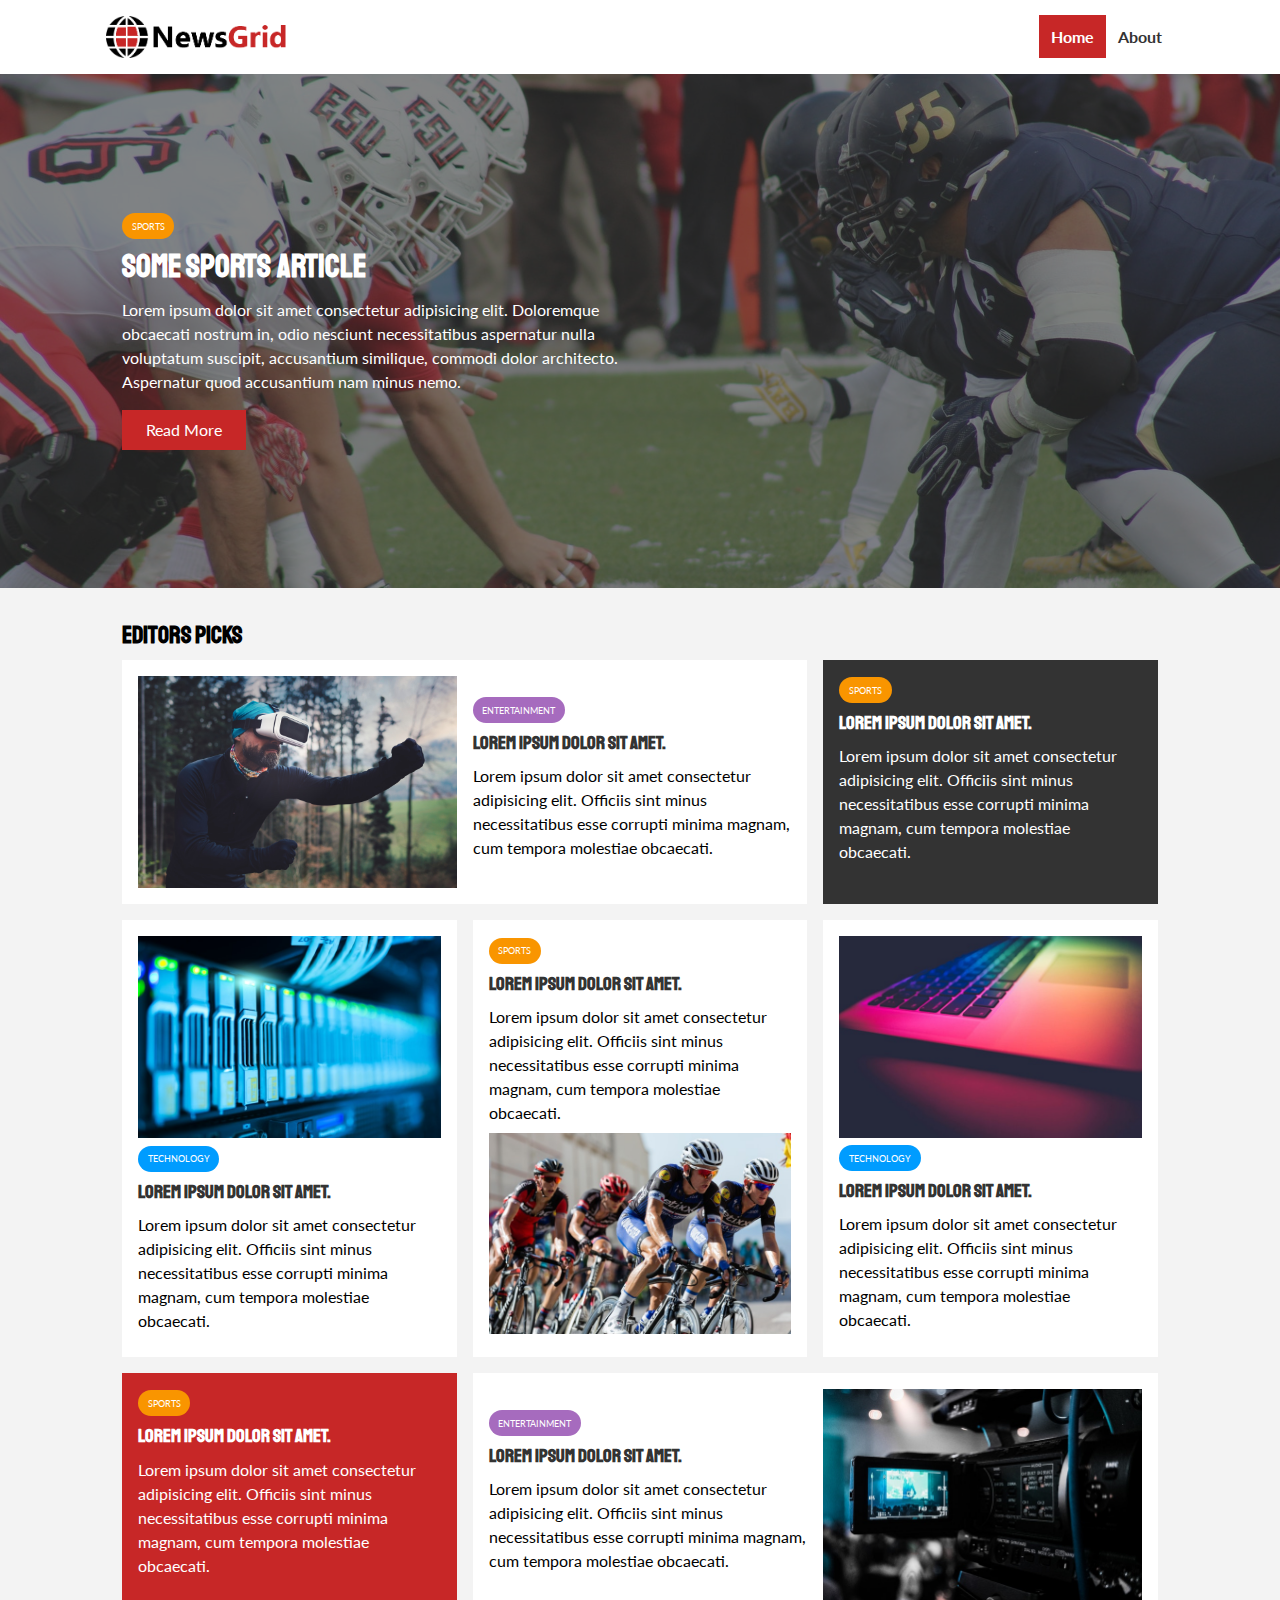
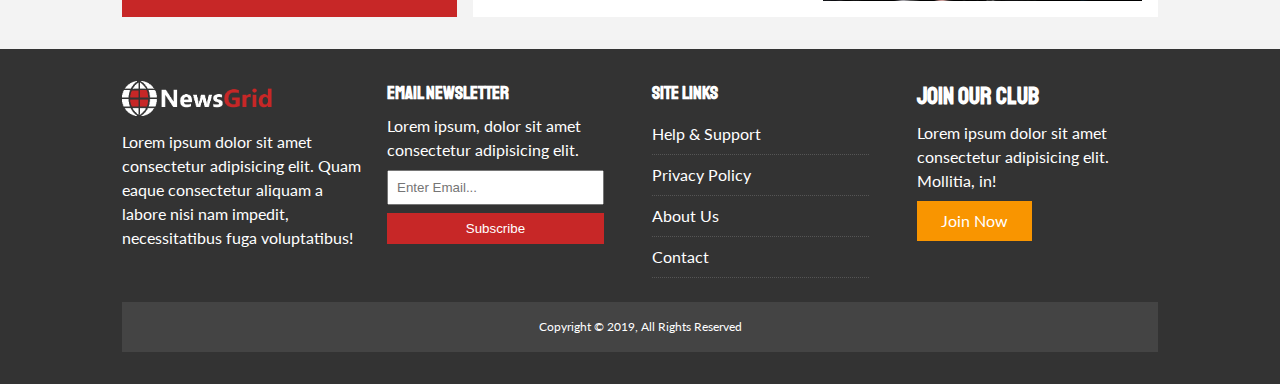
<file: index.html>
<!DOCTYPE html>
<html lang="en">
<head>
  <meta charset="UTF-8">
  <meta name="viewport" content="width=device-width, initial-scale=1.0">
  <meta http-equiv="X-UA-Compatible" content="ie=edge">
  <link rel="stylesheet" href="https://use.fontawesome.com/releases/v5.8.2/css/all.css" integrity="sha384-oS3vJWv+0UjzBfQzYUhtDYW+Pj2yciDJxpsK1OYPAYjqT085Qq/1cq5FLXAZQ7Ay" crossorigin="anonymous">
  <link href="https://fonts.googleapis.com/css?family=Lato|Staatliches&display=swap" rel="stylesheet">
  <link rel="stylesheet" href="css/style.css">
  <link rel="stylesheet" media="screen and (max-width: 768px)" href="css/mobile.css">
  <link rel="shortcut icon" type="image/x-icon" href="favicon.ico">
  <title>NewsGrid | Latest News</title>
</head>
<body>
  <nav id="main-nav">
    <div class="container">
      <img src="img/logo.png" alt="NewsGrid" class="logo">
      <div class="social">
        <a href="http://facebook.com" target="_blank"><i class="fab fa-facebook fa-2x"></i></a>
        <a href="http://twitter.com" target="_blank"><i class="fab fa-twitter fa-2x"></i></a>
        <a href="http://instagram.com" target="_blank"><i class="fab fa-instagram fa-2x"></i></a>
        <a href="http://youtube.com" target="_blank"><i class="fab fa-youtube fa-2x"></i></a>
      </div>
      <ul>
        <li><a class="current" href="index.html">Home</a></li>
        <li><a href="about.html">About</a></li>
      </ul>
    </div>
  </nav>

  <!-- Showcase -->
  <header id="showcase">
    <div class="container">
      <div class="showcase-container">
        <div class="showcase-content">
          <div class="category category-sports">Sports</div>
          <h1>Some Sports Article</h1>
          <p>Lorem ipsum dolor sit amet consectetur adipisicing elit. Doloremque obcaecati nostrum in, odio nesciunt necessitatibus aspernatur nulla voluptatum suscipit, accusantium similique, commodi dolor architecto. Aspernatur quod accusantium nam minus nemo.</p>
          <a href="article.html" class="btn btn-primary">Read More</a>
        </div>
      </div>
    </div>
  </header>

  <!-- Home Articles -->
  <section id="home-articles" class="py-2">
    <div class="container">
      <h2>Editors Picks</h2>
      <div class="articles-container">
        <article class="card">
          <img src="img/articles/ent1.jpg" alt="">
          <div>
            <div class="category category-ent">Entertainment</div>
            <h3>
              <a href="article.html">Lorem ipsum dolor sit amet.</a>
            </h3>
            <p>Lorem ipsum dolor sit amet consectetur adipisicing elit. Officiis sint minus necessitatibus esse corrupti minima magnam, cum tempora molestiae obcaecati.</p>
          </div>
        </article>
        <article class="card bg-dark">
          <div class="category category-sports">Sports</div>
          <h3>
            <a href="article.html">Lorem ipsum dolor sit amet.</a>
          </h3>
          <p>Lorem ipsum dolor sit amet consectetur adipisicing elit. Officiis sint minus necessitatibus esse corrupti minima magnam, cum tempora molestiae obcaecati.</p>
          </article>
          <article class="card">
            <img src="img/articles/tech1.jpg" alt="">
            <div class="category category-tech">Technology</div>
            <h3>
              <a href="article.html">Lorem ipsum dolor sit amet.</a>
            </h3>
            <p>Lorem ipsum dolor sit amet consectetur adipisicing elit. Officiis sint minus necessitatibus esse corrupti minima magnam, cum tempora molestiae obcaecati.</p>
          </article>
          <article class="card">     
            <div class="category category-sports">Sports</div>
            <h3>
              <a href="article.html">Lorem ipsum dolor sit amet.</a>
            </h3>
            <p>Lorem ipsum dolor sit amet consectetur adipisicing elit. Officiis sint minus necessitatibus esse corrupti minima magnam, cum tempora molestiae obcaecati.</p>
            <img src="img/articles/sports1.jpg" alt="">
          </article>
          <article class="card">
            <img src="img/articles/tech2.jpg" alt="">
            <div class="category category-tech">Technology</div>
            <h3>
              <a href="article.html">Lorem ipsum dolor sit amet.</a>
            </h3>
            <p>Lorem ipsum dolor sit amet consectetur adipisicing elit. Officiis sint minus necessitatibus esse corrupti minima magnam, cum tempora molestiae obcaecati.</p>
          </article>
          <article class="card bg-primary">
            <div class="category category-sports">Sports</div>
            <h3>
              <a href="article.html">Lorem ipsum dolor sit amet.</a>
            </h3>
            <p>Lorem ipsum dolor sit amet consectetur adipisicing elit. Officiis sint minus necessitatibus esse corrupti minima magnam, cum tempora molestiae obcaecati.</p>
          </article>
          <article class="card">
            <div>
              <div class="category category-ent">Entertainment</div>
              <h3>
                <a href="article.html">Lorem ipsum dolor sit amet.</a>
              </h3>
              <p>Lorem ipsum dolor sit amet consectetur adipisicing elit. Officiis sint minus necessitatibus esse corrupti minima magnam, cum tempora molestiae obcaecati.</p>
            </div>
            <img src="img/articles/ent2.jpg" alt="">
          </article>
      </div>
    </div>
  </section>

  <!-- Footer -->
  <footer id="main-footer" class="py-2">
    <div class="container footer-container">
      <div>
        <img src="img/logo_light.png" alt="NewsGrid">
        <p>Lorem ipsum dolor sit amet consectetur adipisicing elit. Quam eaque consectetur aliquam a labore nisi nam impedit, necessitatibus fuga voluptatibus!</p>
      </div>
      <div>
        <h3>Email Newsletter</h3>
        <p>Lorem ipsum, dolor sit amet consectetur adipisicing elit.</p>
        <form name="contact" method="POST" data-netlify="true">
          <input type="email" name="email "placeholder="Enter Email...">
          <input type="submit" value="Subscribe" class="btn btn-primary">
        </form>
      </div>
      <div>
        <h3>Site Links</h3>
        <ul class="list">
          <li><a href="#">Help & Support</a></li>
          <li><a href="#">Privacy Policy</a></li>
          <li><a href="#">About Us</a></li>
          <li><a href="#">Contact</a></li>
        </ul>
      </div>
      <div>
        <h2>Join Our Club</h2>
        <p>Lorem ipsum dolor sit amet consectetur adipisicing elit. Mollitia, in!</p>
        <a href="#" class="btn btn-secondary">Join Now</a>
      </div>
      <div>
        <p>
          Copyright &copy; 2019, All Rights Reserved
        </p>
      </div>
    </div>
  </footer>

</body>
</html>
</file>
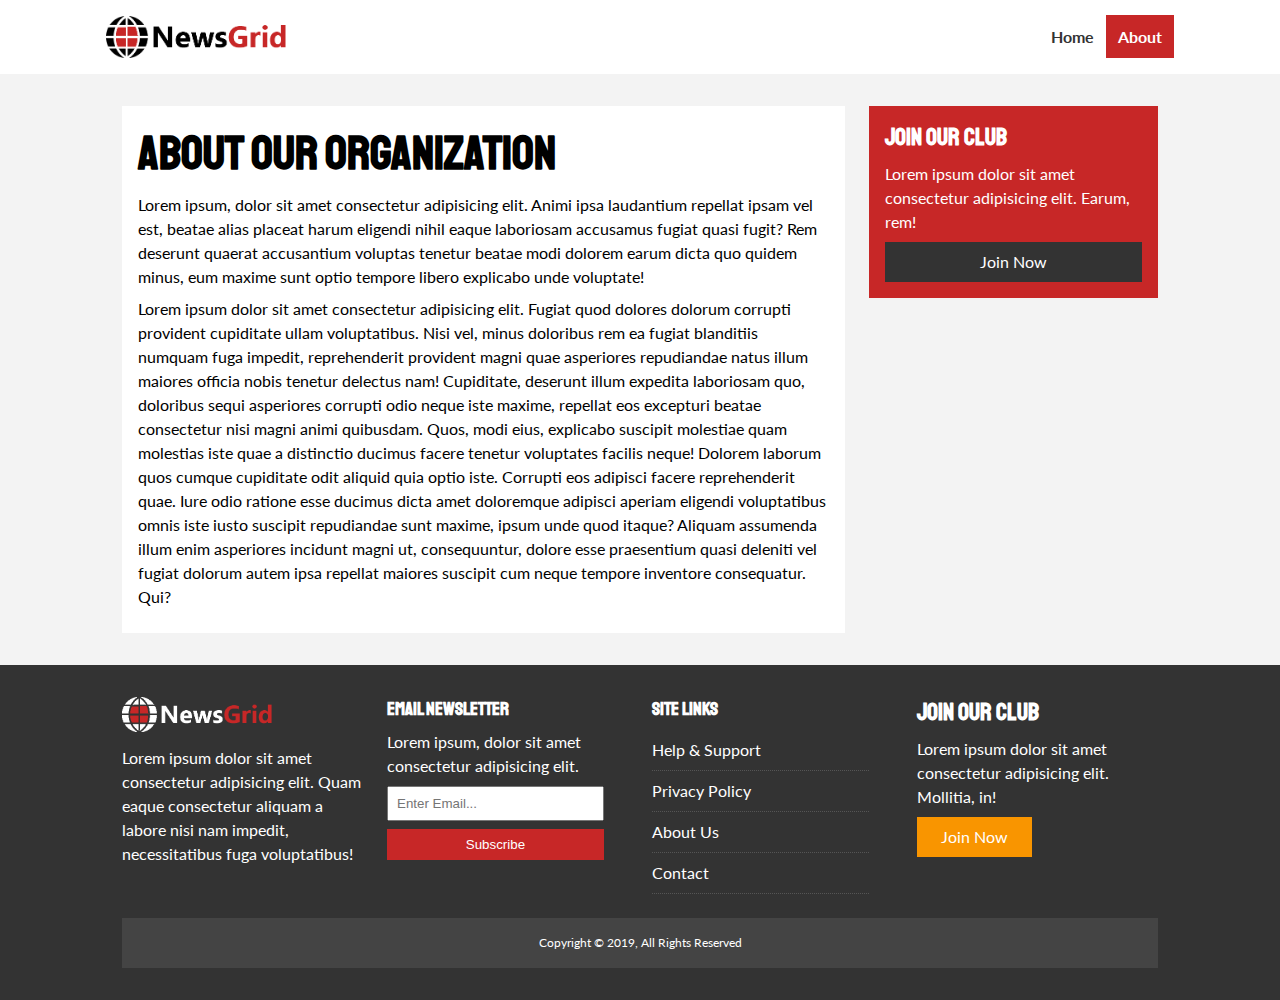
<file: about.html>
<!DOCTYPE html>
<html lang="en">
<head>
  <meta charset="UTF-8">
  <meta name="viewport" content="width=device-width, initial-scale=1.0">
  <meta http-equiv="X-UA-Compatible" content="ie=edge">
  <link rel="stylesheet" href="https://use.fontawesome.com/releases/v5.8.2/css/all.css" integrity="sha384-oS3vJWv+0UjzBfQzYUhtDYW+Pj2yciDJxpsK1OYPAYjqT085Qq/1cq5FLXAZQ7Ay" crossorigin="anonymous">
  <link href="https://fonts.googleapis.com/css?family=Lato|Staatliches&display=swap" rel="stylesheet">
  <link rel="stylesheet" href="css/style.css">
  <link rel="stylesheet" media="screen and (max-width: 768px)" href="css/mobile.css">
  <link rel="shortcut icon" type="image/x-icon" href="favicon.ico">
  <title>NewsGrid | About</title>
</head>
<body>
  <nav id="main-nav">
    <div class="container">
      <img src="img/logo.png" alt="NewsGrid" class="logo">
      <div class="social">
        <a href="http://facebook.com" target="_blank"><i class="fab fa-facebook fa-2x"></i></a>
        <a href="http://twitter.com" target="_blank"><i class="fab fa-twitter fa-2x"></i></a>
        <a href="http://instagram.com" target="_blank"><i class="fab fa-instagram fa-2x"></i></a>
        <a href="http://youtube.com" target="_blank"><i class="fab fa-youtube fa-2x"></i></a>
      </div>
      <ul>
        <li><a href="index.html">Home</a></li>
        <li><a class="current" href="about.html">About</a></li>
      </ul>
    </div>
  </nav>

  <section id="about">
    <div class="container">
      <div class="page-container">
        <article class="card">
          <h1 class="l-heading">About Our Organization</h1>
          <p>Lorem ipsum, dolor sit amet consectetur adipisicing elit. Animi ipsa laudantium repellat ipsam vel est, beatae alias placeat harum eligendi nihil eaque laboriosam accusamus fugiat quasi fugit? Rem deserunt quaerat accusantium voluptas tenetur beatae modi dolorem earum dicta quo quidem minus, eum maxime sunt optio tempore libero explicabo unde voluptate!</p>
          <p>Lorem ipsum dolor sit amet consectetur adipisicing elit. Fugiat quod dolores dolorum corrupti provident cupiditate ullam voluptatibus. Nisi vel, minus doloribus rem ea fugiat blanditiis numquam fuga impedit, reprehenderit provident magni quae asperiores repudiandae natus illum maiores officia nobis tenetur delectus nam! Cupiditate, deserunt illum expedita laboriosam quo, doloribus sequi asperiores corrupti odio neque iste maxime, repellat eos excepturi beatae consectetur nisi magni animi quibusdam. Quos, modi eius, explicabo suscipit molestiae quam molestias iste quae a distinctio ducimus facere tenetur voluptates facilis neque! Dolorem laborum quos cumque cupiditate odit aliquid quia optio iste. Corrupti eos adipisci facere reprehenderit quae. Iure odio ratione esse ducimus dicta amet doloremque adipisci aperiam eligendi voluptatibus omnis iste iusto suscipit repudiandae sunt maxime, ipsum unde quod itaque? Aliquam assumenda illum enim asperiores incidunt magni ut, consequuntur, dolore esse praesentium quasi deleniti vel fugiat dolorum autem ipsa repellat maiores suscipit cum neque tempore inventore consequatur. Qui?</p>
        </article>
        <aside class="card bg-primary">
          <h2>Join Our Club</h2>
          <p>Lorem ipsum dolor sit amet consectetur adipisicing elit. Earum, rem!</p>
          <a href="#" class="btn btn-dark btn-block">Join Now</a>
        </aside>
      </div>
    </div>
  </section>

 

  <!-- Footer -->
  <footer id="main-footer" class="py-2">
    <div class="container footer-container">
      <div>
        <img src="img/logo_light.png" alt="NewsGrid">
        <p>Lorem ipsum dolor sit amet consectetur adipisicing elit. Quam eaque consectetur aliquam a labore nisi nam impedit, necessitatibus fuga voluptatibus!</p>
      </div>
      <div>
        <h3>Email Newsletter</h3>
        <p>Lorem ipsum, dolor sit amet consectetur adipisicing elit.</p>
        <form name="contact" method="POST" data-netlify="true">
          <input type="email" name="email "placeholder="Enter Email...">
          <input type="submit" value="Subscribe" class="btn btn-primary">
        </form>
      </div>
      <div>
        <h3>Site Links</h3>
        <ul class="list">
          <li><a href="#">Help & Support</a></li>
          <li><a href="#">Privacy Policy</a></li>
          <li><a href="#">About Us</a></li>
          <li><a href="#">Contact</a></li>
        </ul>
      </div>
      <div>
        <h2>Join Our Club</h2>
        <p>Lorem ipsum dolor sit amet consectetur adipisicing elit. Mollitia, in!</p>
        <a href="#" class="btn btn-secondary">Join Now</a>
      </div>
      <div>
        <p>
          Copyright &copy; 2019, All Rights Reserved
        </p>
      </div>
    </div>
  </footer>

</body>
</html>
</file>
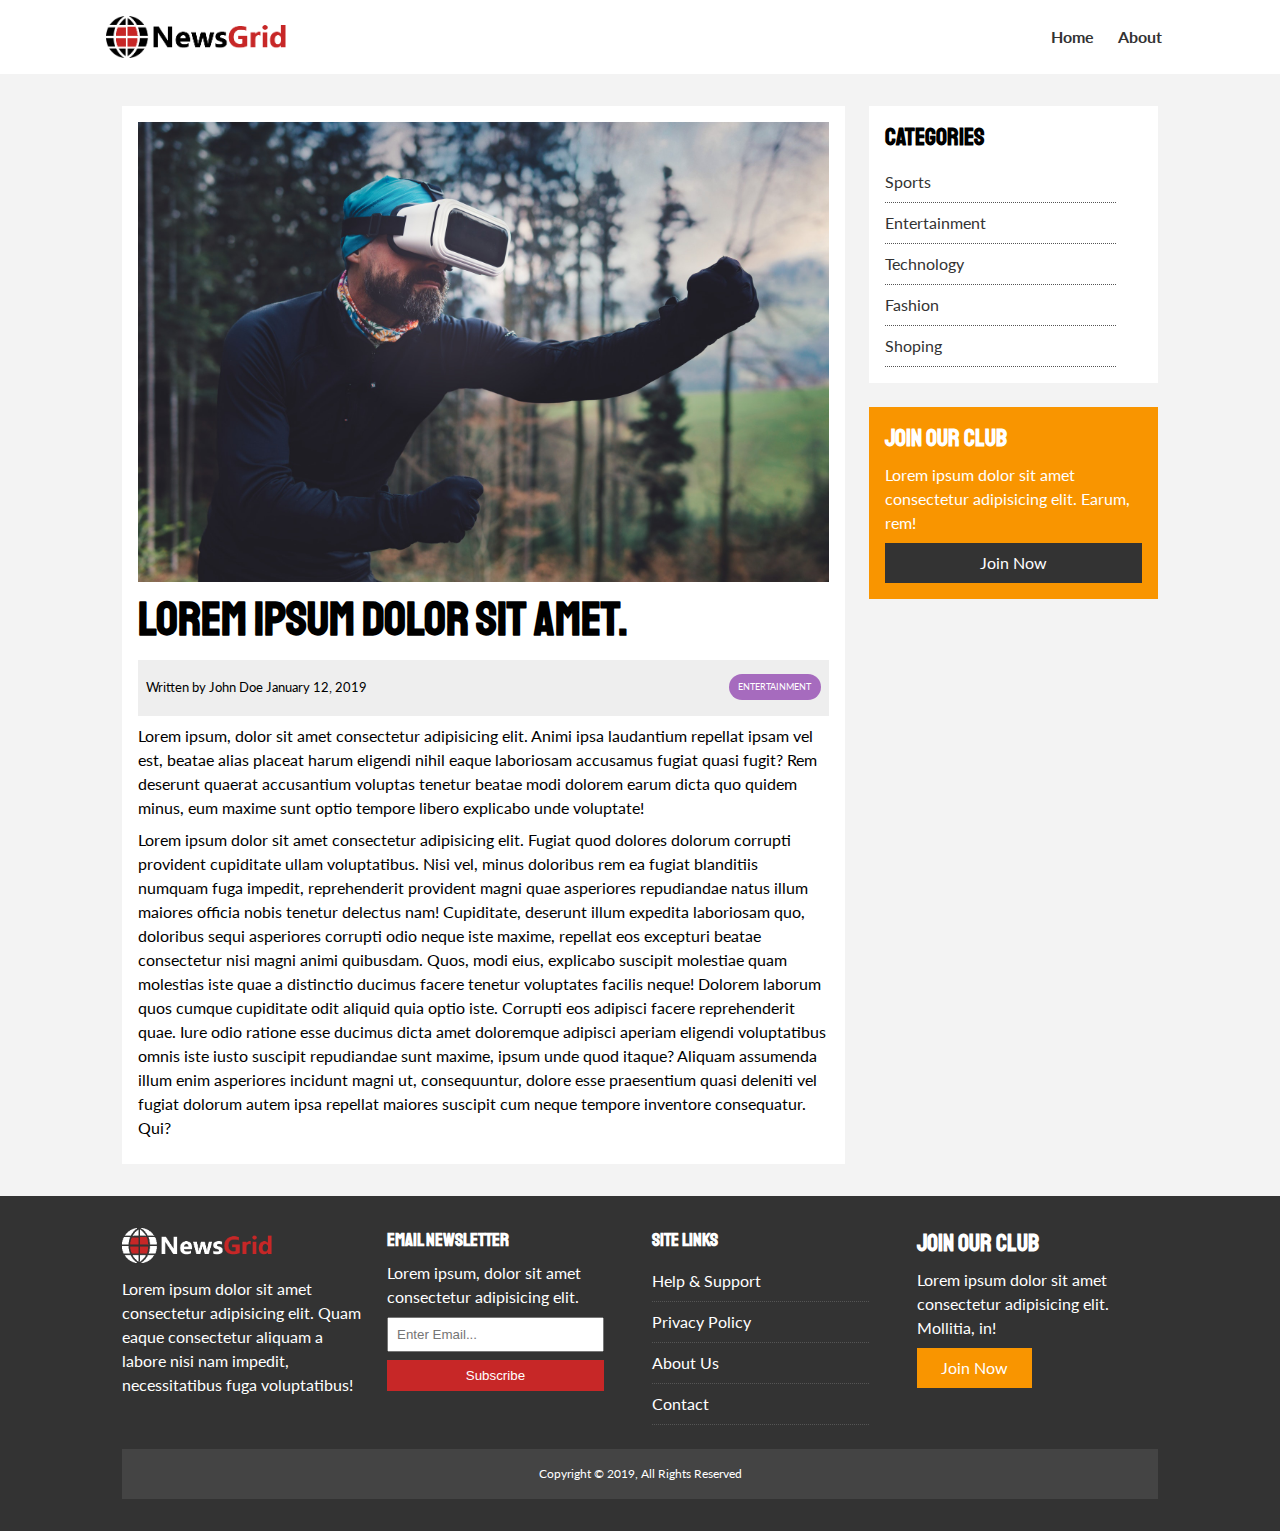
<file: article.html>
<!DOCTYPE html>
<html lang="en">
<head>
  <meta charset="UTF-8">
  <meta name="viewport" content="width=device-width, initial-scale=1.0">
  <meta http-equiv="X-UA-Compatible" content="ie=edge">
  <link rel="stylesheet" href="https://use.fontawesome.com/releases/v5.8.2/css/all.css" integrity="sha384-oS3vJWv+0UjzBfQzYUhtDYW+Pj2yciDJxpsK1OYPAYjqT085Qq/1cq5FLXAZQ7Ay" crossorigin="anonymous">
  <link href="https://fonts.googleapis.com/css?family=Lato|Staatliches&display=swap" rel="stylesheet">
  <link rel="stylesheet" href="css/style.css">
  <link rel="stylesheet" media="screen and (max-width: 768px)" href="css/mobile.css">
  <link rel="shortcut icon" type="image/x-icon" href="favicon.ico">
  <title>NewsGrid | Latest News</title>
</head>
<body>
  <nav id="main-nav">
    <div class="container">
      <img src="img/logo.png" alt="NewsGrid" class="logo">
      <div class="social">
        <a href="http://facebook.com" target="_blank"><i class="fab fa-facebook fa-2x"></i></a>
        <a href="http://twitter.com" target="_blank"><i class="fab fa-twitter fa-2x"></i></a>
        <a href="http://instagram.com" target="_blank"><i class="fab fa-instagram fa-2x"></i></a>
        <a href="http://youtube.com" target="_blank"><i class="fab fa-youtube fa-2x"></i></a>
      </div>
      <ul>
        <li><a href="index.html">Home</a></li>
        <li><a href="about.html">About</a></li>
      </ul>
    </div>
  </nav>

  <section id="article">
    <div class="container">
      <div class="page-container">
        <article class="card">
          <img src="img/articles/ent1.jpg" alt="">
          <h1 class="l-heading">Lorem ipsum dolor sit amet.</h1>
          <div class="meta">
            <small>
              <i class="fas fa-user"></i> Written by John Doe January 12, 2019
            </small>
            <div class="category category-ent">Entertainment</div>
          </div>
          <p>Lorem ipsum, dolor sit amet consectetur adipisicing elit. Animi ipsa laudantium repellat ipsam vel est, beatae alias placeat harum eligendi nihil eaque laboriosam accusamus fugiat quasi fugit? Rem deserunt quaerat accusantium voluptas tenetur beatae modi dolorem earum dicta quo quidem minus, eum maxime sunt optio tempore libero explicabo unde voluptate!</p>
          <p>Lorem ipsum dolor sit amet consectetur adipisicing elit. Fugiat quod dolores dolorum corrupti provident cupiditate ullam voluptatibus. Nisi vel, minus doloribus rem ea fugiat blanditiis numquam fuga impedit, reprehenderit provident magni quae asperiores repudiandae natus illum maiores officia nobis tenetur delectus nam! Cupiditate, deserunt illum expedita laboriosam quo, doloribus sequi asperiores corrupti odio neque iste maxime, repellat eos excepturi beatae consectetur nisi magni animi quibusdam. Quos, modi eius, explicabo suscipit molestiae quam molestias iste quae a distinctio ducimus facere tenetur voluptates facilis neque! Dolorem laborum quos cumque cupiditate odit aliquid quia optio iste. Corrupti eos adipisci facere reprehenderit quae. Iure odio ratione esse ducimus dicta amet doloremque adipisci aperiam eligendi voluptatibus omnis iste iusto suscipit repudiandae sunt maxime, ipsum unde quod itaque? Aliquam assumenda illum enim asperiores incidunt magni ut, consequuntur, dolore esse praesentium quasi deleniti vel fugiat dolorum autem ipsa repellat maiores suscipit cum neque tempore inventore consequatur. Qui?</p>
        </article>

        <aside id="categories" class="card">
          <h2>Categories</h2>
          <ul class="list">
            <li><a href="#"><i class="fas fa-chevron-right"></i> Sports</a></li>
            <li><a href="#"><i class="fas fa-chevron-right"></i> Entertainment</a></li>
            <li><a href="#"><i class="fas fa-chevron-right"></i> Technology</a></li>
            <li><a href="#"><i class="fas fa-chevron-right"></i> Fashion</a></li>
            <li><a href="#"><i class="fas fa-chevron-right"></i> Shoping</a></li>
          </ul>
        </aside>

        <aside class="card bg-secondary">
          <h2>Join Our Club</h2>
          <p>Lorem ipsum dolor sit amet consectetur adipisicing elit. Earum, rem!</p>
          <a href="#" class="btn btn-dark btn-block">Join Now</a>
        </aside>
      </div>
    </div>
  </section>

 

  <!-- Footer -->
  <footer id="main-footer" class="py-2">
    <div class="container footer-container">
      <div>
        <img src="img/logo_light.png" alt="NewsGrid">
        <p>Lorem ipsum dolor sit amet consectetur adipisicing elit. Quam eaque consectetur aliquam a labore nisi nam impedit, necessitatibus fuga voluptatibus!</p>
      </div>
      <div>
        <h3>Email Newsletter</h3>
        <p>Lorem ipsum, dolor sit amet consectetur adipisicing elit.</p>
        <form name="contact" method="POST" data-netlify="true">
          <input type="email" name="email "placeholder="Enter Email...">
          <input type="submit" value="Subscribe" class="btn btn-primary">
        </form>
      </div>
      <div>
        <h3>Site Links</h3>
        <ul class="list">
          <li><a href="#">Help & Support</a></li>
          <li><a href="#">Privacy Policy</a></li>
          <li><a href="#">About Us</a></li>
          <li><a href="#">Contact</a></li>
        </ul>
      </div>
      <div>
        <h2>Join Our Club</h2>
        <p>Lorem ipsum dolor sit amet consectetur adipisicing elit. Mollitia, in!</p>
        <a href="#" class="btn btn-secondary">Join Now</a>
      </div>
      <div>
        <p>
          Copyright &copy; 2019, All Rights Reserved
        </p>
      </div>
    </div>
  </footer>

</body>
</html>
</file>
<file: css/style.css>
:root {
  --primary-color: #c72727;
  --secondary-color: #f99500;
  --light-color: #f3f3f3;
  --dark-color: #333;
  --max-width: 1100px;
}

.category {
  --sports-color: #f99500;
  --ent-color: #a66bbe;
  --tech-color: #009cff;
}

* {
  margin: 0;
  padding: 0;
  box-sizing: border-box;
}

body {
  font-family: 'Lato', sans-serif;
  line-height: 1.5;
  background: var(--light-color);
}

a {
  color: #333;
  text-decoration: none;
}

ul {
  list-style: none;
}

p {
  margin: .5rem 0;
}

img {
  width: 100%;
}

h1, h2, h3, h4, h5, h6 {
  font-family: 'Staatliches', cursive;
  margin-bottom: .55rem;
  line-height: 1.3;
}

/* Utility */
.container {
  max-width: var(--max-width);
  margin: auto;
  padding: 0 2rem;
  overflow: hidden;
}

.category {
  display: inline-block;
  color: #fff;
  font-size: .55rem;
  text-transform: uppercase;
  padding: 0.4rem 0.6rem;
  border-radius: 15px;
  margin-bottom: 0.5rem
}

.category-sports { background: var(--sports-color) }
.category-ent { background: var(--ent-color) }
.category-tech { background: var(--tech-color) }

.btn {
  display: inline-block;
  border: none;
  background: var(--dark-color);
  color: #fff;
  padding: 0.5rem 1.5rem;
}

.btn-light { background: var(--light-color) }
.btn-primary { background: var(--primary-color) }
.btn-secondary { background: var(--secondary-color) }

.btn-block {
  display: block;
  width: 100%;
  text-align: center;
}

.btn:hover {
  opacity: 0.9;
}

.card {
  background: #fff;
  padding: 1rem;
}

.bg-dark {
  background: var(--dark-color);
  color: #fff;
}

.bg-primary {
  background: var(--primary-color);
  color: #fff;
}

.bg-secondary {
  background: var(--secondary-color);
  color: #fff;
}

.bg-dark h1,
.bg-dark h2,
.bg-dark h3,
.bg-dark a,
.bg-primary h1,
.bg-primary h2,
.bg-primary h3,
.bg-primary a,
.bg-secondary h1,
.bg-secondary h2,
.bg-secondary h3,
.bg-secondary a {
  color: #fff;
}

.py-1 { padding: 1.5rem 0}
.py-2 { padding: 2rem 0}
.py-3 { padding: 3rem 0}
.p-1 { padding: 1.5rem}
.p-2 { padding: 2rem}
.p-3 { padding: 3rem}

.l-heading {
  font-size: 3rem;
}

.list li {
  padding: .5rem 0;
  border-bottom: #555 dotted 1px;
  width: 90%;
}

.list li a:hover {
  color: var(--primary-color) !important;
}

/* Inner page grid container */
.page-container {
  display: grid;
  grid-template-columns: 5fr 2fr;
  margin: 2rem 0;
  grid-gap: 1.5rem;
}

.page-container > *:first-child {
  grid-row: 1 / span 3;
}

/* Navigation */
#main-nav {
  background: #fff;
  position: sticky;
  top: 0;
  z-index: 2;
}

#main-nav .container {
  display: grid;
  grid-template-columns: 6fr 3fr 2fr;
  padding: 1rem;
  align-items: center;
}

#main-nav .logo {
  width: 180px;
}

#main-nav ul {
  justify-self: end;
  display: flex;
}

#main-nav ul li a {
  padding: 0.75rem;
  font-weight: bold;
}

#main-nav ul li a.current {
  background: var(--primary-color);
  color: #fff;
}

#main-nav ul li a:hover {
  background: var(--light-color);
  color: var(--dark-color);
}

#main-nav .social {
  justify-self: center;
}

#main-nav .social i {
  color: #777;
  margin-right: .5rem;
}

/* Showcase */
#showcase {
  color: #fff;
  background: #333;
  padding: 2rem;
  position: relative;
}

#showcase:before {
  content: '';
  background: url(../img/featured.jpg) no-repeat center center/cover;
  position: absolute;
  top: 0;
  left: 0;
  width: 100%;
  height: 100%;
  opacity: 0.4;
}

#showcase .showcase-container {
  display: grid;
  grid-template-columns: repeat(2, 1fr);
  justify-content: center;
  align-items: center;
  height: 50vh;
}

#showcase .showcase-content {
  z-index: 1;
}

#showcase .showcase-content p {
  margin-bottom: 1rem;
}

/* Home Articles */
#home-articles .articles-container {
  display: grid;
  grid-template-columns: repeat(3, 1fr);
  grid-gap: 1rem;
}

#home-articles .articles-container > *:first-child,
#home-articles .articles-container > *:last-child {
  display: grid;
  grid-template-columns: repeat(2, 1fr);
  grid-gap: 1rem;
  align-items: center;
  grid-column: 1 / span 2;
}

#home-articles .articles-container > *:last-child {
  grid-column: 2 / span 2;
}

#article .meta {
  display: flex;
  justify-content: space-between;
  align-items: center;
  background: #eee;
  padding: 0.5rem;
}

#article .meta .category {
  margin-top: 0.4rem;
}

/* Footer */
#main-footer {
  background: var(--dark-color);
  color: #fff;
}

#main-footer img {
  width: 150px;
}

#main-footer a {
  color: #fff;
}

#main-footer .footer-container {
  display: grid;
  grid-template-columns: repeat(4, 1fr);
  grid-gap: 1.5rem;
}

#main-footer .footer-container > *:last-child {
  background: #444;
  grid-column: 1 / span 4;
  padding: .5rem;
  text-align: center;
  font-size: 0.75rem;
}

#main-footer .footer-container input[type='email'] {
  width: 90%;
  padding: 0.5rem;
  margin-bottom: 0.5rem;
}

#main-footer .footer-container input[type='submit'] {
  width: 90%;
}
</file>
<file: css/mobile.css>
/* Navigation */
#main-nav .social {
  display: none;
}

#main-nav .container {
  grid-template-columns: 1fr;
  grid-gap: 1.2rem;
}

#main-nav ul,
#main-nav .logo {
  justify-self: center;
}

#main-nav ul li a {
  padding: 0.5rem;
}

#home-articles .articles-container {
  grid-template-columns: repeat(2, 1fr);
}

#home-articles .articles-container > *:first-child,
#home-articles .articles-container > *:last-child {
  grid-template-columns: 1fr;
  grid-column: 1;
}

@media(max-width: 600px) {
  /* Stack Grid items */
  #showcase .showcase-container,
  #home-articles .articles-container,
  #main-footer .footer-container {
    grid-template-columns: 1fr;
  }

  #main-footer .footer-container > *:last-child {
    grid-column: 1;
  }

  #main-footer .footer-container > *:first-child,
  #main-footer .footer-container > *:nth-child(2) {
    border-bottom: #444 dotted 1px;
    padding-bottom: 1rem;
  }

  /* #main-footer .footer-container > *:last-child,
  #main-footer .footer-container > *:nth-child(3),
  #main-footer .footer-container > *:nth-child(4) {
    border: none;
  } */

  .page-container {
    grid-template-columns: 1fr;
    text-align: center;
  }

  .page-container > *:first-child {
    grid-row: 1;
  }

  .l-heading {
    font-size: 2rem;
  }
}
</file>
